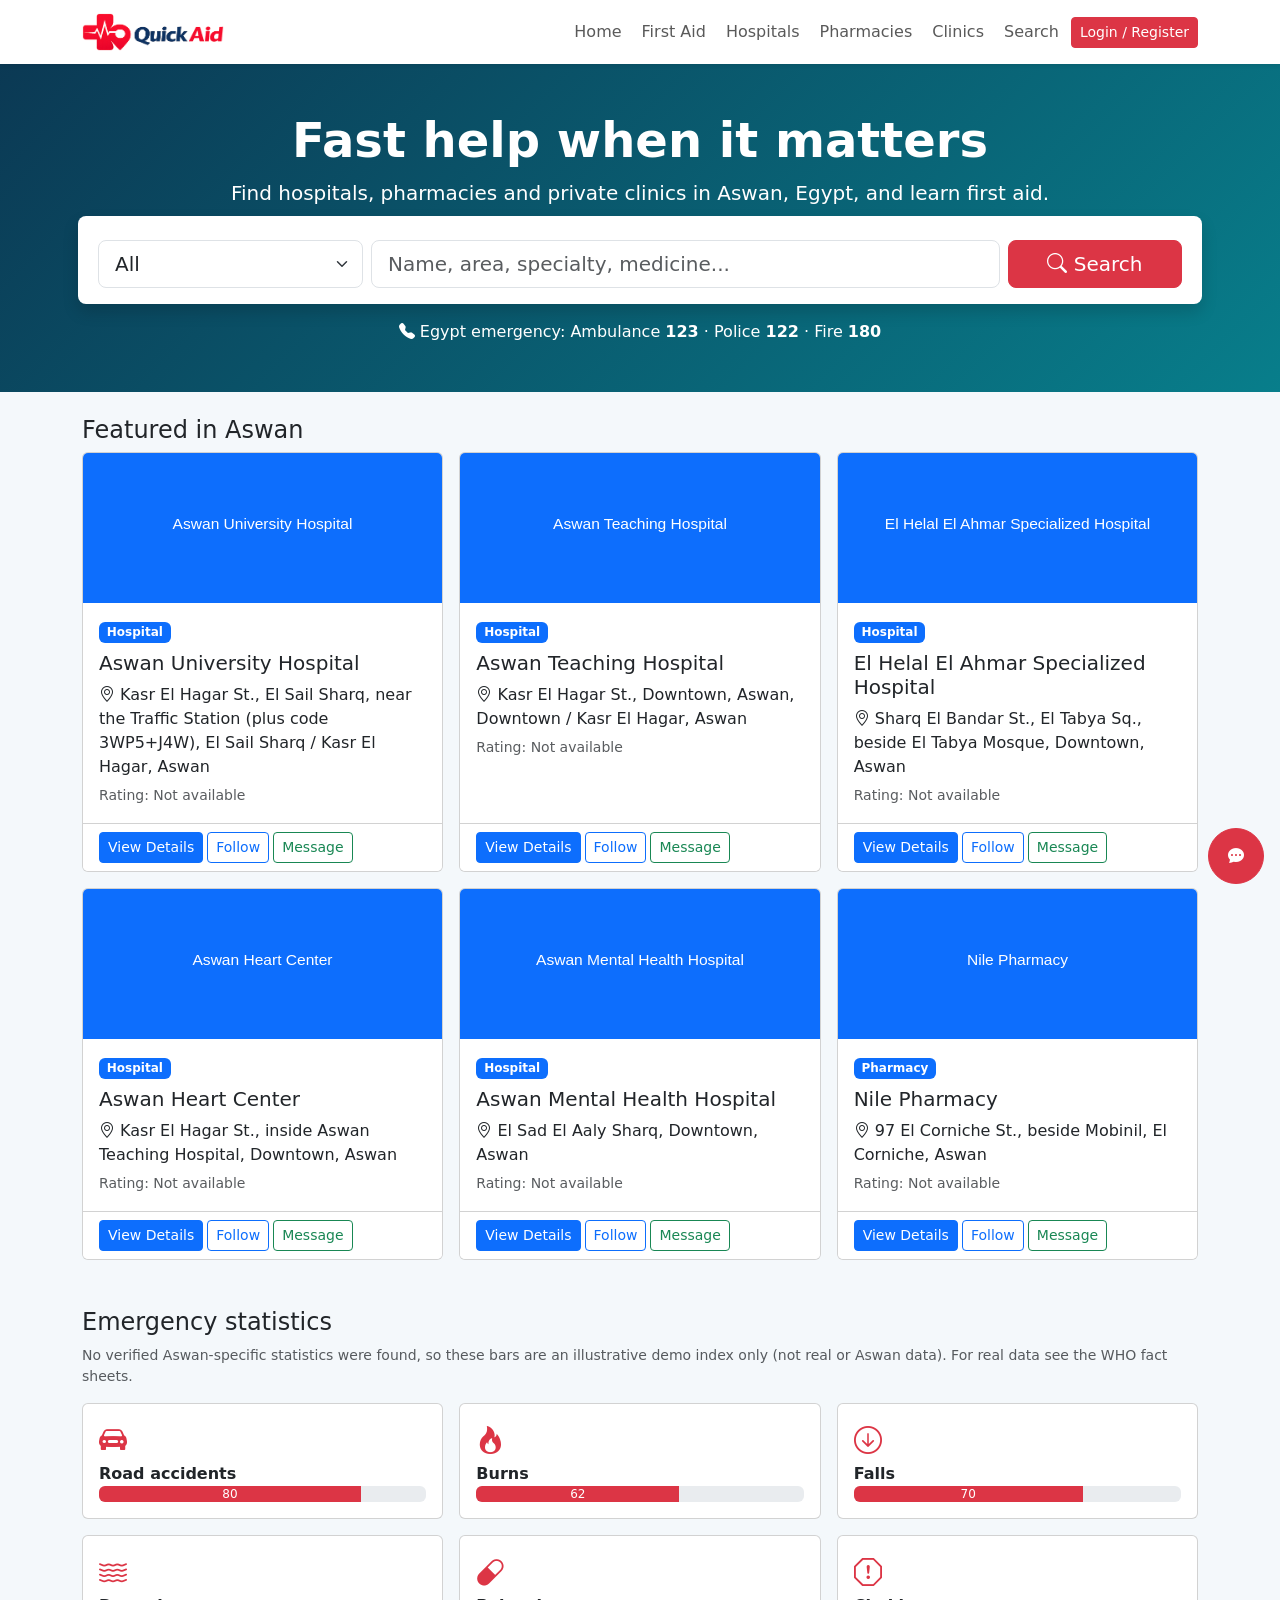
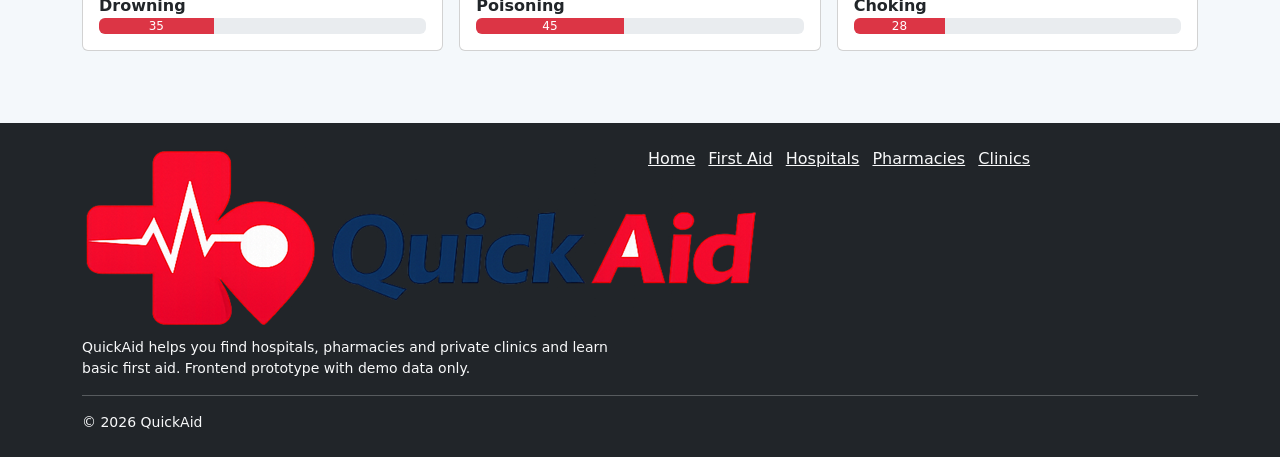
<file: index.html>
<!DOCTYPE html>
<html lang="en">

<head>
    <meta charset="UTF-8">
    <meta name="viewport" content="width=device-width,initial-scale=1">
    <title>QuickAid – Healthcare &amp; Emergency Dashboard (Demo)</title>
    <!-- PWA -->
    <link rel="manifest" href="manifest.json">
    <meta name="theme-color" content="#0b3954">
    <meta name="mobile-web-app-capable" content="yes">
    <meta name="apple-mobile-web-app-capable" content="yes">
    <meta name="apple-mobile-web-app-title" content="QuickAid">
    <meta name="apple-mobile-web-app-status-bar-style" content="default">
    <link rel="icon" type="image/png" sizes="192x192" href="icons/icon-192.png">
    <link rel="apple-touch-icon" href="icons/apple-touch-icon.png">
    <!-- /PWA -->
    <link href="https://cdn.jsdelivr.net/npm/bootstrap@5.3.3/dist/css/bootstrap.min.css" rel="stylesheet">
    <link href="https://cdn.jsdelivr.net/npm/bootstrap-icons@1.11.3/font/bootstrap-icons.min.css" rel="stylesheet">
    <link href="style.css" rel="stylesheet">
</head>

<body>
    <a class="visually-hidden-focusable" href="#app">Skip to content</a>
    <header id="nav"></header>
    <main id="app"></main>
    <footer class="bg-dark text-light py-4 mt-5">
        <div class="container">
            <div class="row g-3">
                <div class="col-md-6">
                    <h6 class="h5"><img src="logo.png" alt="QuickAid" srcset=""></h6>
                    <p class="small mb-0">QuickAid helps you find hospitals, pharmacies and private clinics and learn
                        basic first aid. Frontend prototype with demo data only.</p>
                </div>
                <div class="col-md-6">
                    <ul class="list-inline mb-0">
                        <li class="list-inline-item"><a class="link-light" href="#" data-go="home">Home</a></li>
                        <li class="list-inline-item"><a class="link-light" href="#" data-go="aid">First Aid</a></li>
                        <li class="list-inline-item"><a class="link-light" href="#"
                                data-go="list:hospital">Hospitals</a></li>
                        <li class="list-inline-item"><a class="link-light" href="#"
                                data-go="list:pharmacy">Pharmacies</a></li>
                        <li class="list-inline-item"><a class="link-light" href="#" data-go="list:clinic">Clinics</a>
                        </li>
                    </ul>
                </div>
            </div>
            <hr>
            <p class="small mb-0">© 2026 QuickAid</p>
        </div>
    </footer>
    <div class="toast-container position-fixed bottom-0 start-0 p-3" id="toasts" aria-live="polite"></div>
    <div class="modal fade" id="modal" tabindex="-1" aria-labelledby="mTitle" aria-hidden="true">
        <div class="modal-dialog modal-dialog-scrollable">
            <div class="modal-content">
                <div class="modal-header">
                    <h2 class="modal-title h5" id="mTitle"></h2><button class="btn-close" data-bs-dismiss="modal"
                        aria-label="Close"></button>
                </div>
                <div class="modal-body" id="mBody"></div>
            </div>
        </div>
    </div>
    <button class="btn btn-danger rounded-circle bot-btn" data-act="botToggle" aria-label="Open FAQ chatbot"><i
            class="bi bi-chat-dots-fill"></i></button>
    <section class="card bot-panel d-none" id="botPanel" aria-label="FAQ chatbot">
        <div class="card-header bg-danger text-white">QuickAid FAQ Bot</div>
        <div class="card-body" id="botBody"></div>
    </section>
    <script src="https://cdn.jsdelivr.net/npm/bootstrap@5.3.3/dist/js/bootstrap.bundle.min.js"></script>
    <script src="aswan-data.js"></script>
    <script src="data.js"></script>
    <script src="app.js"></script>
    <script src="pwa.js"></script>
</body>

</html>
</file>
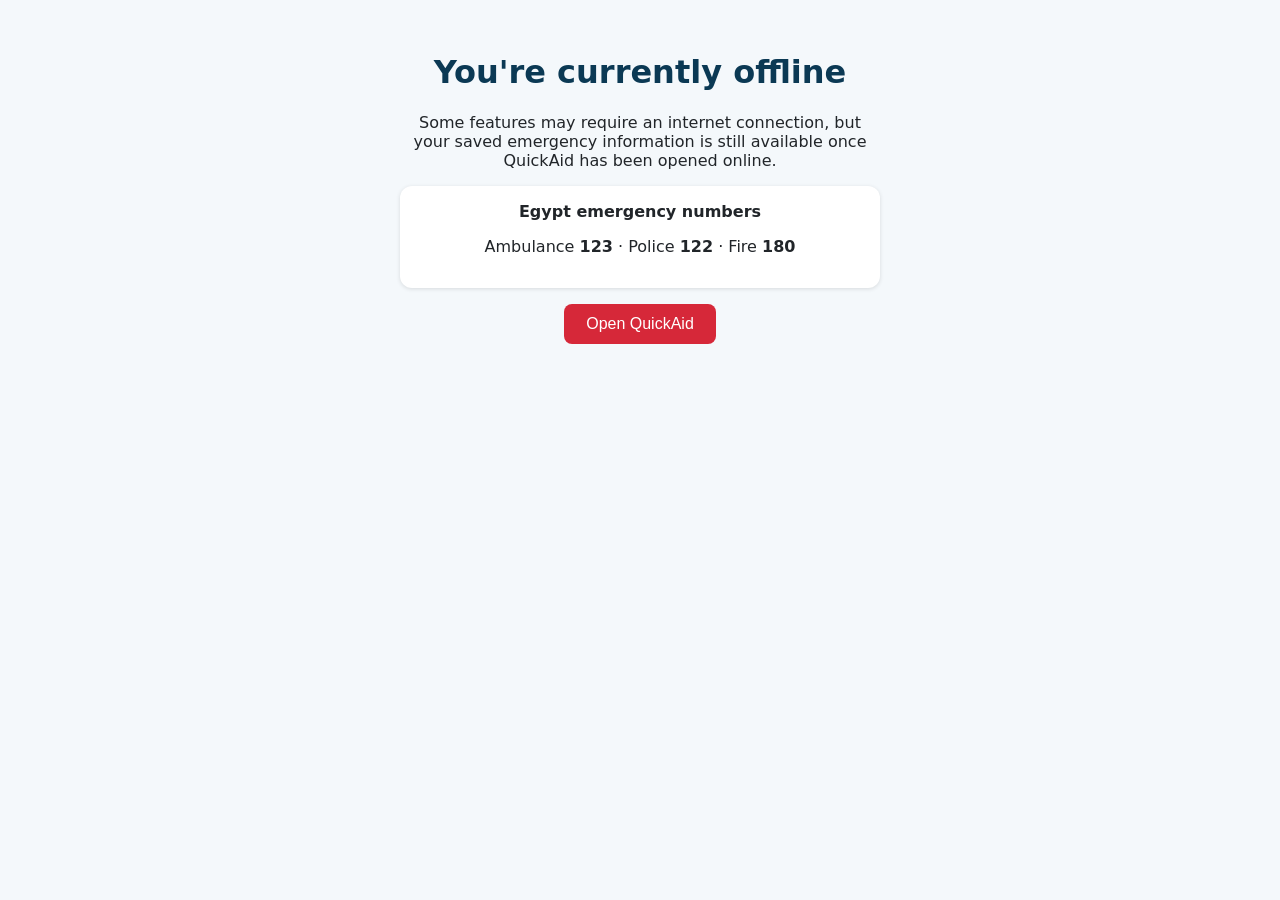
<file: offline.html>
<!DOCTYPE html>
<html lang="en"><head><meta charset="UTF-8"><meta name="viewport" content="width=device-width,initial-scale=1">
<title>QuickAid – Offline</title><meta name="theme-color" content="#0b3954">
<style>body{font-family:system-ui,sans-serif;background:#f4f8fb;color:#212529;margin:0;padding:2rem 1rem;text-align:center}
main{max-width:480px;margin:0 auto}h1{color:#0b3954}.n{background:#fff;border-radius:.75rem;padding:1rem;box-shadow:0 1px 4px rgba(0,0,0,.12)}
button{background:#d62839;color:#fff;border:0;border-radius:.5rem;padding:.7rem 1.4rem;font-size:1rem;margin-top:1rem}</style></head>
<body><main><h1>You're currently offline</h1>
<p>Some features may require an internet connection, but your saved emergency information is still available once QuickAid has been opened online.</p>
<div class="n"><b>Egypt emergency numbers</b><p>Ambulance <b>123</b> · Police <b>122</b> · Fire <b>180</b></p></div>
<button onclick="location.href='./'">Open QuickAid</button></main></body></html>
</file>
<file: style.css>
:root{--qa-red:#d62839;--qa-navy:#0b3954}
body{background:#f4f8fb}
.hero{background:linear-gradient(135deg,var(--qa-navy),#087e8b)}
.qa-card{transition:transform .15s,box-shadow .15s}
.qa-card:hover{transform:translateY(-4px);box-shadow:0 .6rem 1.2rem rgba(0,0,0,.15)}
.qa-card img{height:150px;object-fit:cover}
.chat{max-height:50vh;overflow:auto;display:flex;flex-direction:column;gap:.5rem}
.bubble{max-width:80%;padding:.5rem .75rem;border-radius:1rem}
.bubble small{display:block;font-size:.7rem;opacity:.7}
.bubble.me{align-self:flex-end;background:#0d6efd;color:#fff}
.bubble.them{align-self:flex-start;background:#e9ecef}
.bot-btn{position:fixed;right:1rem;bottom:1rem;width:56px;height:56px;z-index:1040}
.bot-panel{position:fixed;right:1rem;bottom:5rem;width:min(340px,92vw);max-height:70vh;overflow:auto;z-index:1040}
:focus-visible{outline:3px solid #ffbf00;outline-offset:2px}
@media (prefers-reduced-motion:reduce){*{transition:none!important}}
.qa-logo{height:38px;width:auto;max-width:100%;display:block}
@media (max-width:575.98px){.qa-logo{height:32px}}
</file>
